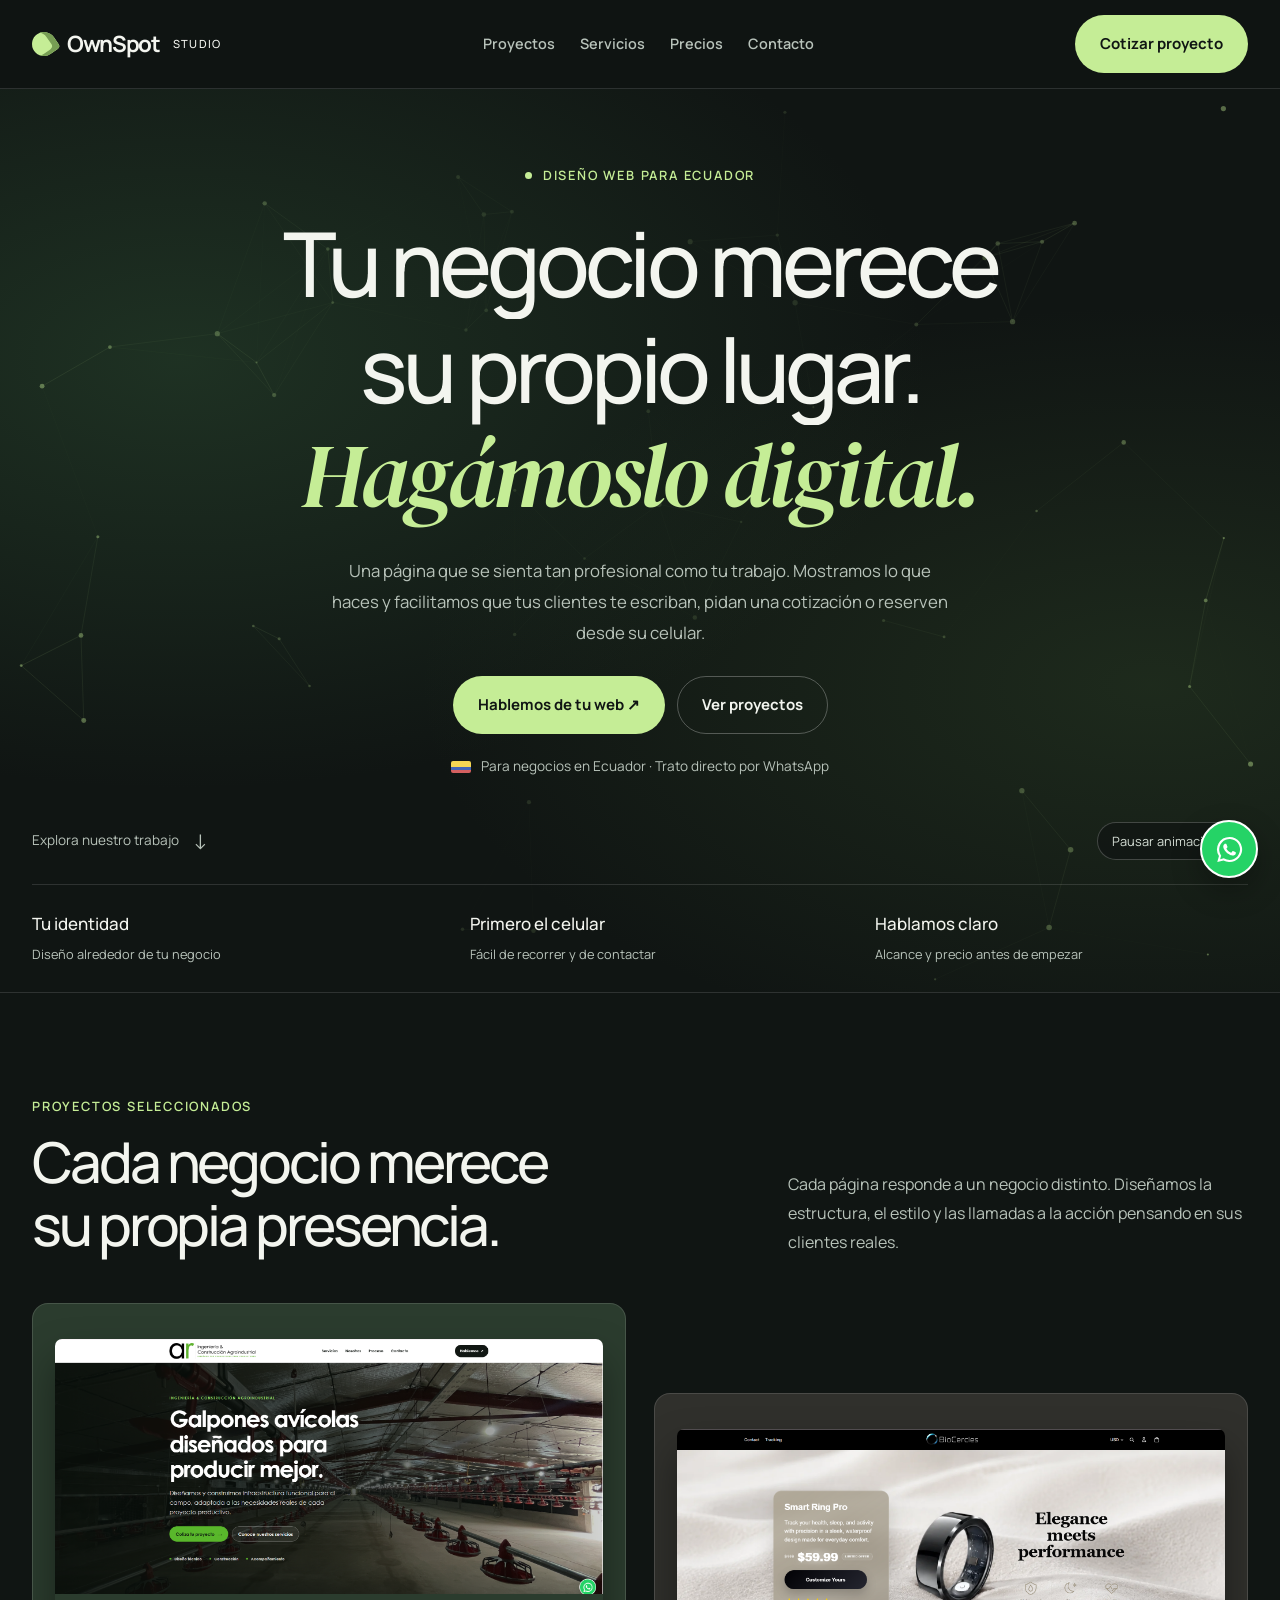
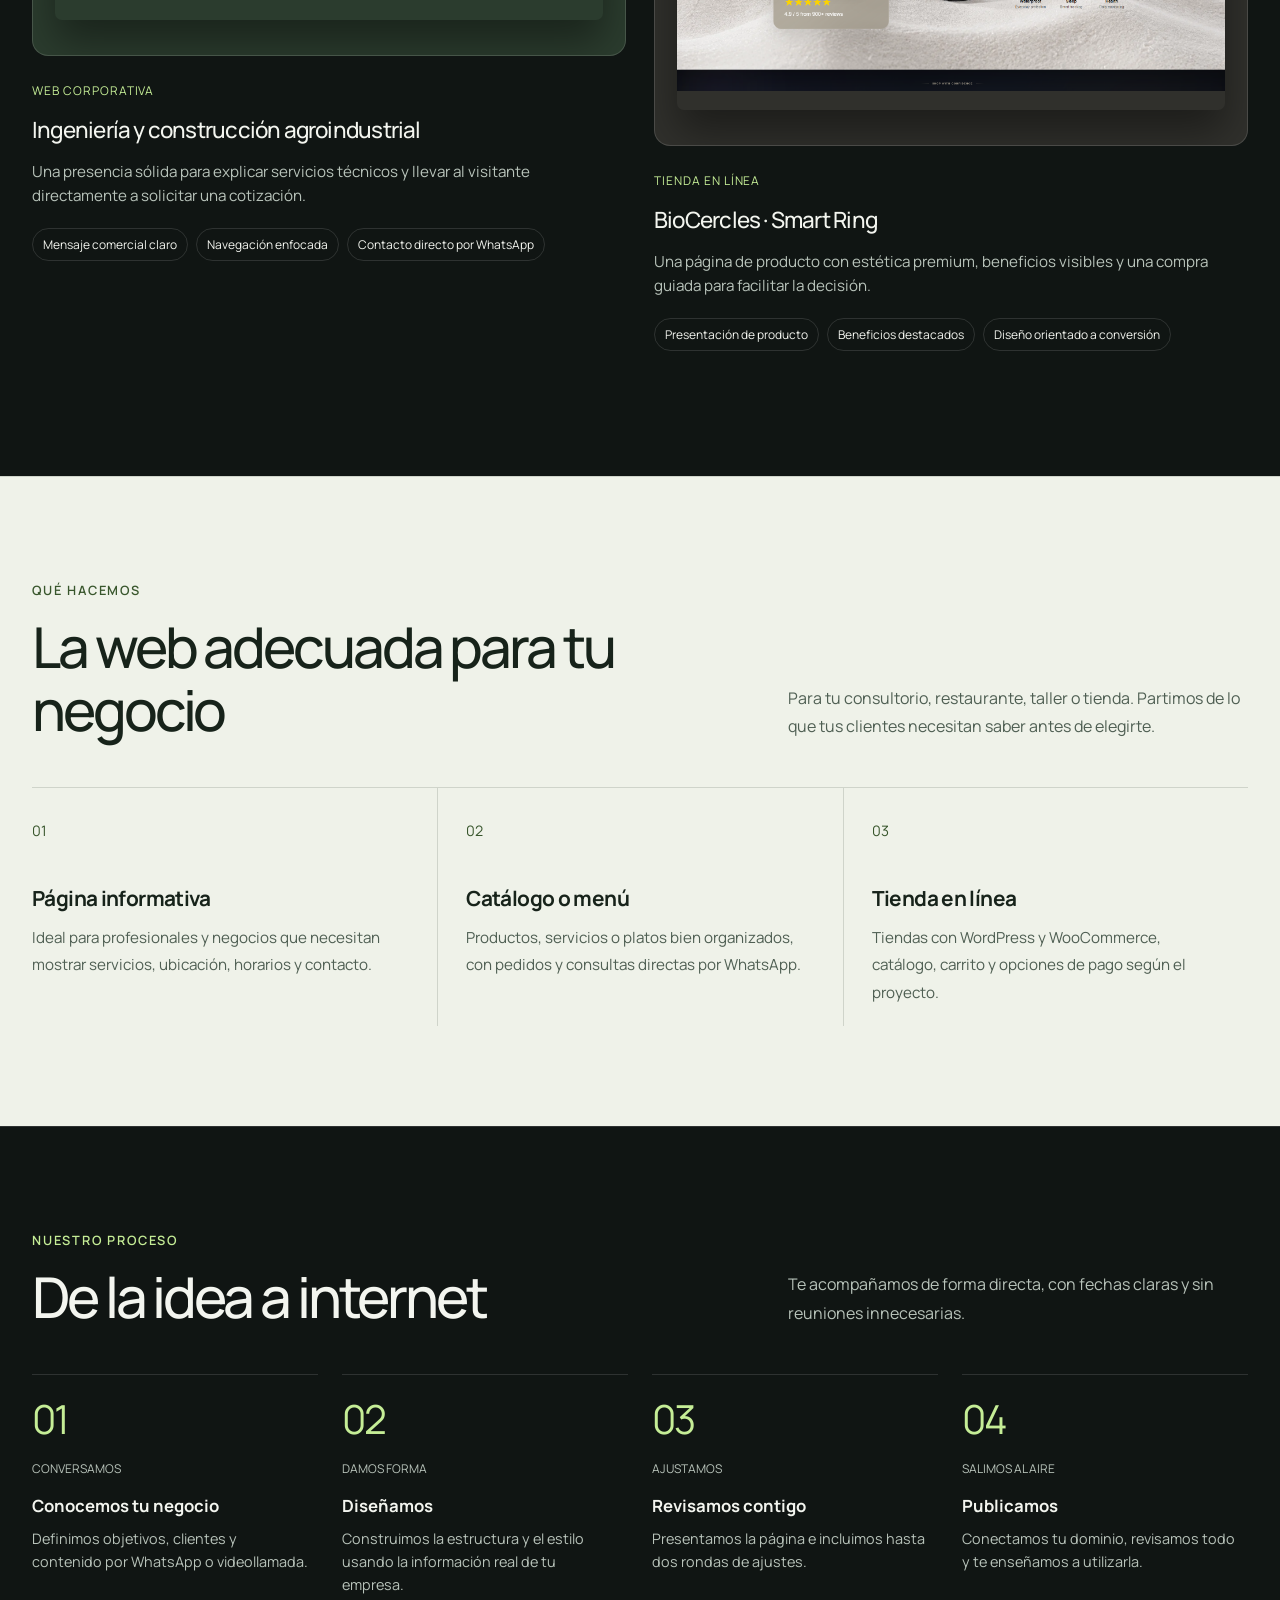
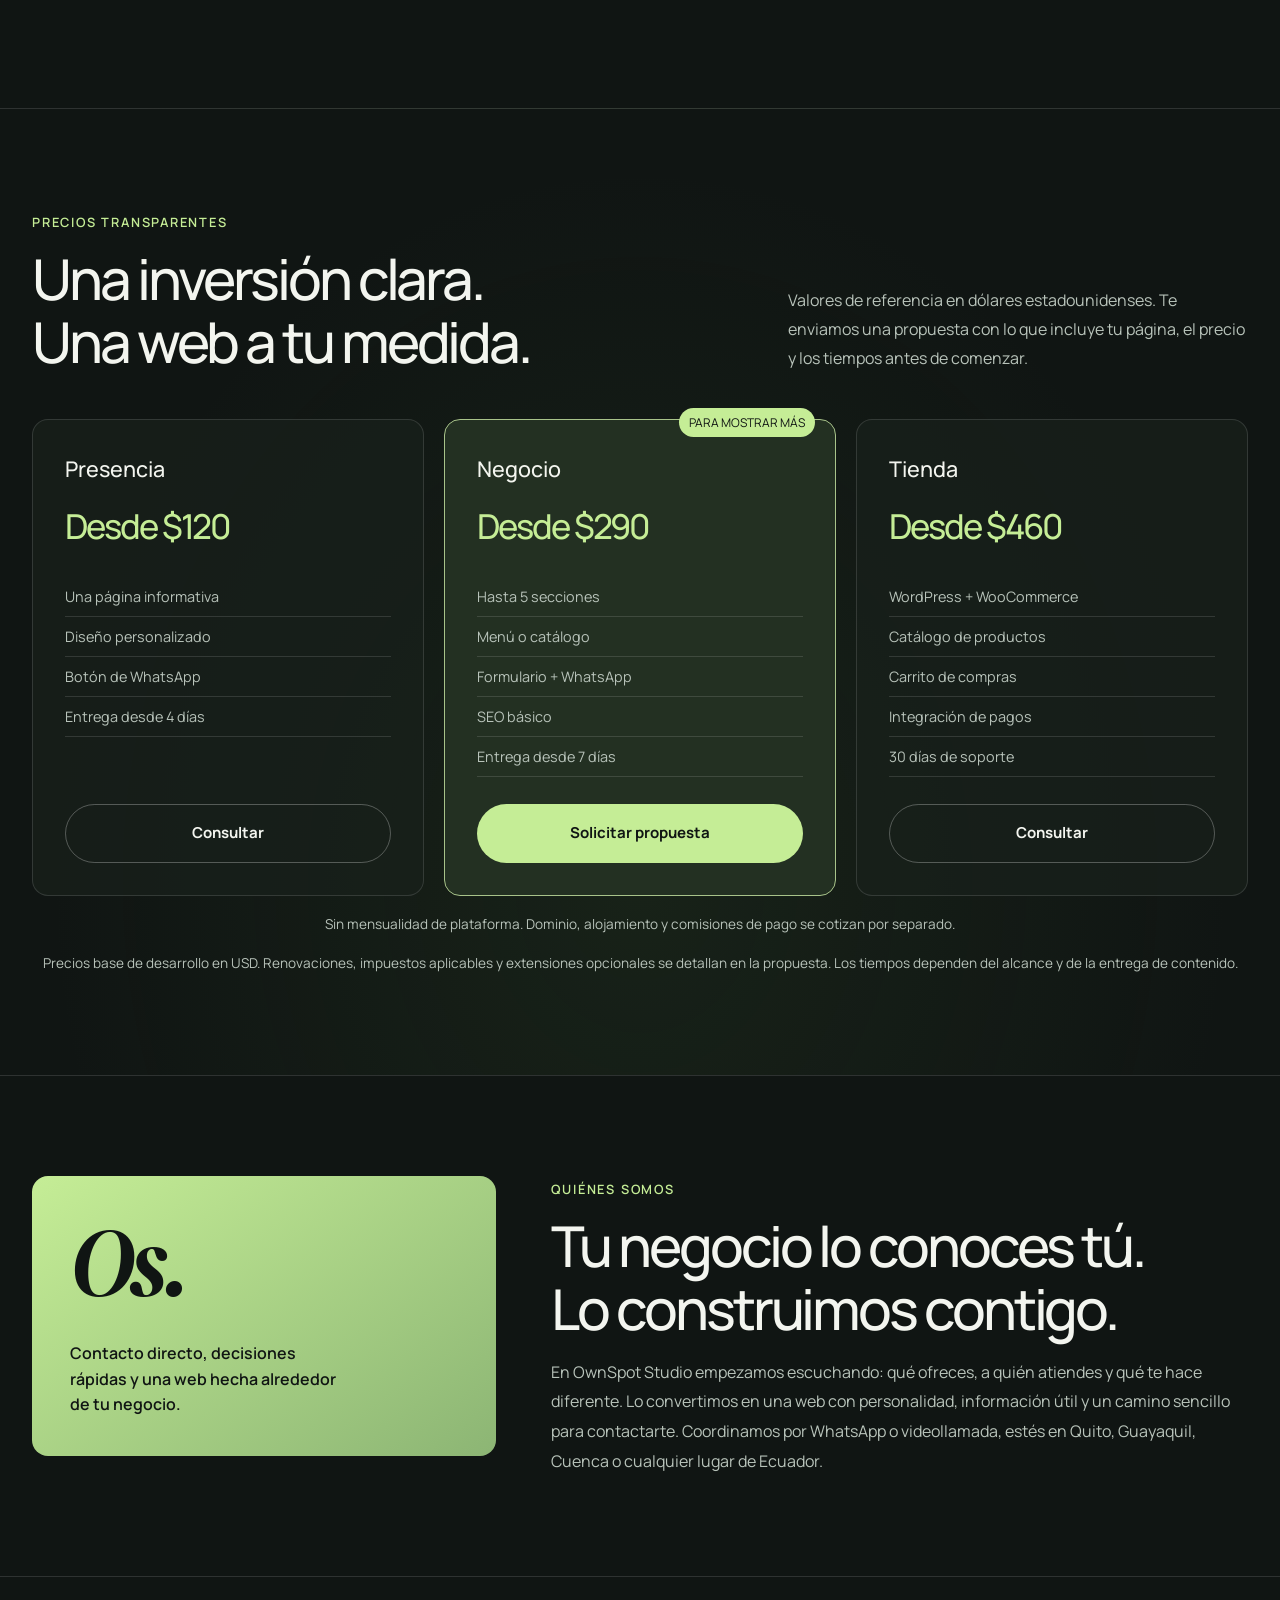
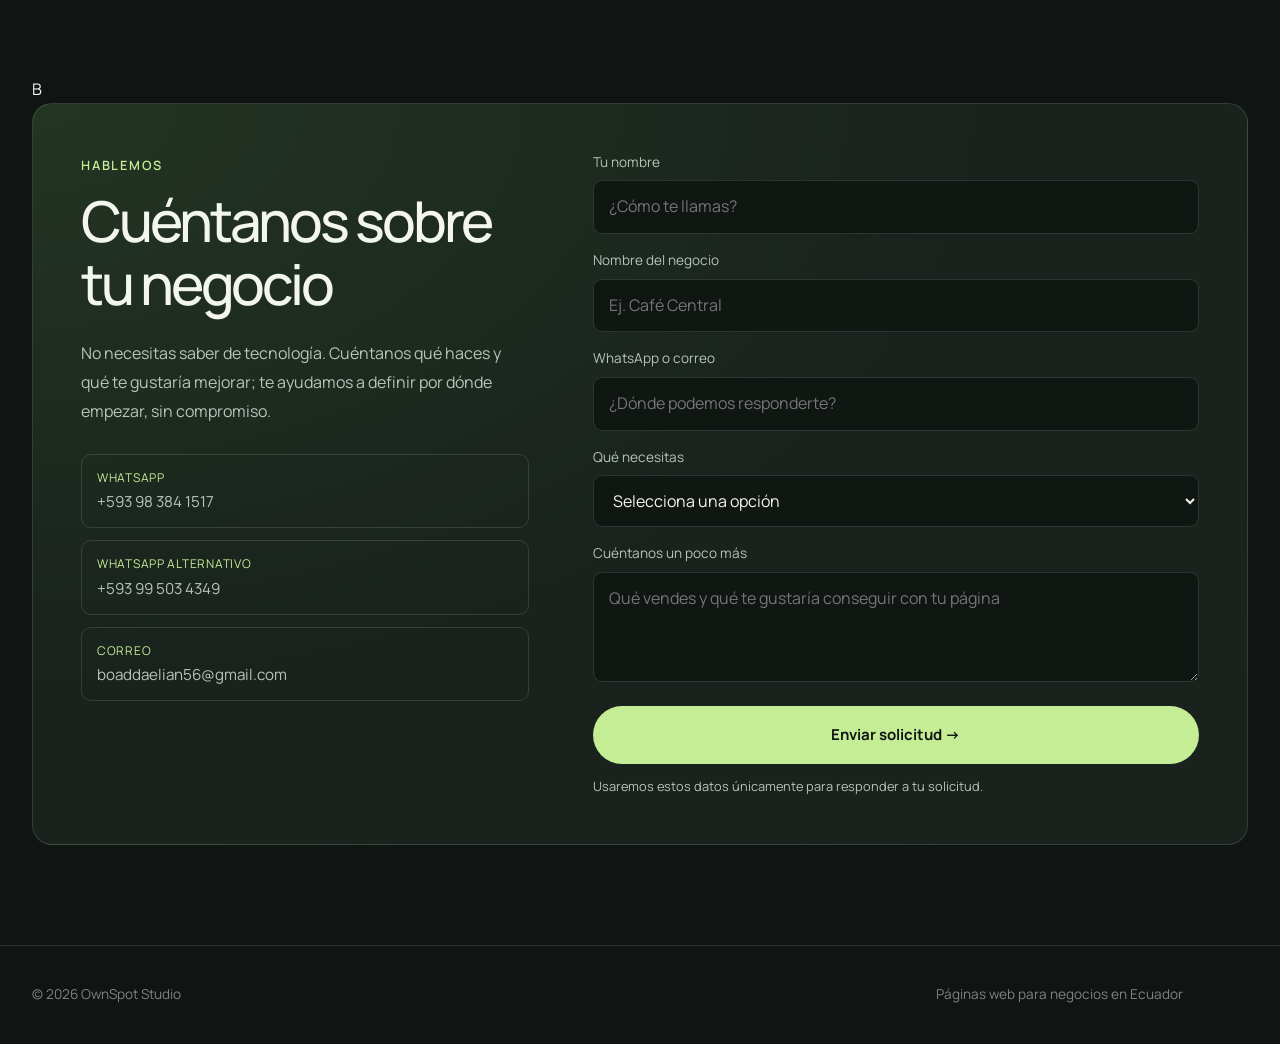
<file: OwnSpot-Studio-web1/index.html>
<!DOCTYPE html>
<html lang="es">
<head>
  <meta charset="UTF-8">
  <meta name="viewport" content="width=device-width, initial-scale=1.0">
  <meta name="description" content="Diseño y desarrollo de páginas web rápidas para restaurantes, tiendas y negocios de servicios en Ecuador. Cotiza tu proyecto con OwnSpot Studio.">
  <meta name="theme-color" content="#101513">
  <title>OwnSpot Studio | Páginas web para negocios</title>
  <link rel="preconnect" href="https://fonts.googleapis.com">
  <link rel="preconnect" href="https://fonts.gstatic.com" crossorigin>
  <link href="https://fonts.googleapis.com/css2?family=DM+Serif+Display:ital@0;1&family=Manrope:wght@400;500;600;700&display=swap" rel="stylesheet">
  <style>
    :root{
      --ink:#101513; --ink-2:#172f3b; --paper:#f3f0e9; --gold:#eba640;
      --coral:#c85b40; --sage:#8db293; --muted:rgba(243,240,233,.7);
      --line:rgba(243,240,233,.14); --display:'Anton',sans-serif;
      --body:'Work Sans',sans-serif; --mono:'IBM Plex Mono',monospace;
    }
    *{box-sizing:border-box;margin:0;padding:0}
    html{scroll-behavior:smooth;scroll-padding-top:82px}
    body{background:var(--ink);color:var(--paper);font-family:var(--body);line-height:1.6;overflow-x:hidden}
    a{color:inherit;text-decoration:none}
    img{display:block;max-width:100%}
    button,input,textarea,select{font:inherit}
    .wrap{width:min(1120px,calc(100% - 48px));margin:auto}
    .skip{position:fixed;left:16px;top:-80px;background:var(--paper);color:var(--ink);padding:10px 14px;z-index:100}
    .skip:focus{top:12px}

    header{position:sticky;top:0;z-index:50;background:rgba(16,32,42,.9);backdrop-filter:blur(12px);border-bottom:1px solid var(--line)}
    .nav{height:76px;display:flex;align-items:center;justify-content:space-between;gap:22px}
    .brand{font-family:var(--display);font-size:1.55rem;letter-spacing:.02em;display:flex;align-items:center;gap:11px}
    .brand-dot{width:11px;height:11px;background:var(--gold);border-radius:2px;transform:rotate(45deg)}
    .nav-links{display:flex;gap:28px;font-size:.94rem;font-weight:600}
    .nav-links a{color:var(--muted)}
    .nav-links a:hover,.nav-links a:focus-visible{color:var(--paper)}
    .button{display:inline-flex;align-items:center;justify-content:center;gap:9px;border:1px solid transparent;border-radius:4px;padding:13px 22px;font-weight:700;cursor:pointer;transition:.2s ease}
    .button:hover{transform:translateY(-2px)}
    .button-primary{background:var(--gold);color:var(--ink)}
    .button-outline{border-color:var(--line);background:transparent;color:var(--paper)}
    .button-outline:hover{border-color:rgba(243,240,233,.42);background:rgba(243,240,233,.05)}

    .hero{padding:105px 0 78px;position:relative}
    .hero::after{content:'';position:absolute;width:520px;height:520px;right:-240px;top:-160px;border:1px solid rgba(235,166,64,.2);border-radius:50%;box-shadow:0 0 0 85px rgba(235,166,64,.025),0 0 0 170px rgba(235,166,64,.02);pointer-events:none}
    .eyebrow,.section-tag{font-family:var(--mono);font-size:.78rem;letter-spacing:.11em;text-transform:uppercase;color:var(--gold)}
    .eyebrow{display:flex;align-items:center;gap:11px;margin-bottom:22px}
    .eyebrow::before{content:'';width:28px;height:1px;background:var(--gold)}
    h1,h2{font-family:var(--display);font-weight:400;line-height:1}
    h1{font-size:clamp(3rem,7vw,5.5rem);max-width:920px;letter-spacing:-.015em}
    h1 .accent{color:var(--gold)}
    .hero-copy{font-size:1.15rem;max-width:640px;color:var(--muted);margin-top:27px}
    .hero-actions{display:flex;flex-wrap:wrap;gap:14px;margin-top:34px}
    .proofbar{display:grid;grid-template-columns:repeat(3,1fr);gap:1px;margin-top:68px;border:1px solid var(--line);background:var(--line)}
    .proof{background:var(--ink);padding:22px 24px}
    .proof strong{display:block;font-family:var(--display);font-size:1.9rem;font-weight:400}
    .proof span{font-family:var(--mono);font-size:.72rem;color:var(--muted);letter-spacing:.04em}

    section{padding:92px 0;border-top:1px solid var(--line)}
    .section-head{display:grid;grid-template-columns:.8fr 1.2fr;gap:48px;align-items:end;margin-bottom:46px}
    h2{font-size:clamp(2.5rem,5vw,4rem);margin-top:12px}
    .section-desc{color:var(--muted);font-size:1.04rem;max-width:550px}

    .portfolio{display:grid;gap:34px}
    .project{display:grid;grid-template-columns:minmax(0,1.45fr) minmax(260px,.55fr);background:var(--ink-2);border:1px solid var(--line);border-radius:12px;overflow:hidden}
    .project:nth-child(even){grid-template-columns:minmax(260px,.55fr) minmax(0,1.45fr)}
    .project:nth-child(even) .project-shot{order:2}
    .project-shot{background:#091217;min-height:350px;overflow:hidden}
    .project-shot img{width:100%;height:100%;object-fit:cover;object-position:top}
    .project-info{padding:38px;display:flex;flex-direction:column;justify-content:center}
    .project-type{font-family:var(--mono);font-size:.72rem;color:var(--gold);text-transform:uppercase;letter-spacing:.08em}
    .project-info h3{font-size:1.5rem;margin:10px 0 13px}
    .project-info p{color:var(--muted);font-size:.94rem}
    .project-list{list-style:none;margin-top:20px;display:grid;gap:8px;font-size:.88rem}
    .project-list li::before{content:'✓';color:var(--gold);margin-right:9px}
    .project-note{font-size:.75rem;color:rgba(243,240,233,.5);margin-top:20px}

    .services{display:grid;grid-template-columns:repeat(3,1fr);gap:20px}
    .service{padding:29px;background:var(--ink-2);border:1px solid var(--line);border-radius:9px}
    .service-num{font-family:var(--mono);font-size:.75rem;color:var(--gold)}
    .service h3{margin:17px 0 9px;font-size:1.1rem}
    .service p{color:var(--muted);font-size:.9rem}

    .process{display:grid;grid-template-columns:repeat(4,1fr);gap:0;border:1px solid var(--line);border-radius:9px;overflow:hidden}
    .step{padding:28px;border-right:1px solid var(--line)}
    .step:last-child{border:0}
    .step strong{font-family:var(--display);font-size:2.2rem;font-weight:400;color:rgba(243,240,233,.2)}
    .step small{display:block;font-family:var(--mono);color:var(--sage);margin:8px 0 15px}
    .step h3{font-size:1rem;margin-bottom:7px}
    .step p{font-size:.86rem;color:var(--muted)}

    .pricing{display:grid;grid-template-columns:repeat(3,1fr);gap:20px}
    .price{padding:31px 27px;background:var(--ink-2);border:1px solid var(--line);border-radius:9px;display:flex;flex-direction:column;position:relative}
    .price.featured{border-color:var(--gold)}
    .badge{position:absolute;right:20px;top:-12px;background:var(--gold);color:var(--ink);font-family:var(--mono);font-size:.68rem;padding:5px 10px;border-radius:3px}
    .price h3{font-family:var(--display);font-size:1.5rem;font-weight:400}
    .amount{font-family:var(--display);font-size:2.6rem;color:var(--gold);margin:12px 0}
    .amount span{font-family:var(--body);font-size:.82rem;color:var(--muted)}
    .price ul{list-style:none;margin:12px 0 27px;flex:1}
    .price li{padding:8px 0;border-bottom:1px solid var(--line);font-size:.88rem;color:var(--muted)}
    .price-note{margin-top:18px;color:var(--muted);font-size:.84rem;text-align:center}

    .about{display:grid;grid-template-columns:.75fr 1.25fr;gap:55px;align-items:start}
    .about-card{background:var(--gold);color:var(--ink);padding:34px;border-radius:9px}
    .about-mark{font-family:var(--display);font-size:4rem;line-height:1}
    .about-card p{margin-top:18px;font-weight:600}
    .about-copy p{color:var(--muted);font-size:1.05rem;margin-top:18px}

    .contact-box{display:grid;grid-template-columns:.85fr 1.15fr;gap:48px;background:var(--ink-2);border:1px solid var(--line);border-radius:12px;padding:46px}
    .contact-list{display:grid;gap:12px;margin-top:28px}
    .contact-link{display:block;padding:13px 15px;border:1px solid var(--line);border-radius:5px;color:var(--muted);font-size:.9rem}
    .contact-link:hover{border-color:var(--gold);color:var(--paper)}
    .contact-link small{display:block;font-family:var(--mono);font-size:.65rem;color:var(--gold);text-transform:uppercase}
    .field{margin-bottom:16px}
    .field label{display:block;font-family:var(--mono);font-size:.72rem;color:var(--muted);margin-bottom:7px;text-transform:uppercase;letter-spacing:.05em}
    .field input,.field textarea,.field select{width:100%;background:rgba(0,0,0,.2);border:1px solid var(--line);border-radius:5px;padding:13px 14px;color:var(--paper)}
    .field select option{color:#111}
    .field textarea{min-height:110px;resize:vertical}
    .field input:focus,.field textarea:focus,.field select:focus{outline:2px solid var(--gold);outline-offset:2px;border-color:transparent}
    .form-note{font-size:.76rem;color:rgba(243,240,233,.52);margin-top:12px}
    footer{padding:38px 0;border-top:1px solid var(--line)}
    .footer-row{display:flex;justify-content:space-between;gap:20px;flex-wrap:wrap;color:rgba(243,240,233,.5);font-size:.85rem}
    .float-wa{position:fixed;right:22px;bottom:22px;z-index:40;background:#25d366;color:#fff;width:58px;height:58px;border:2px solid #fff;border-radius:50%;display:grid;place-items:center;box-shadow:0 12px 30px rgba(0,0,0,.3)}
    .float-wa svg{width:31px;height:31px;fill:currentColor}

    @media(max-width:850px){
      .nav-links{display:none}.section-head,.about,.contact-box{grid-template-columns:1fr}.project,.project:nth-child(even){grid-template-columns:1fr}.project:nth-child(even) .project-shot{order:0}.services,.pricing{grid-template-columns:1fr}.process{grid-template-columns:1fr 1fr}.step:nth-child(2){border-right:0}.step{border-bottom:1px solid var(--line)}
    }
    @media(max-width:560px){
      .wrap{width:min(100% - 32px,1120px)}.nav{height:68px}.brand{font-size:1.25rem}.nav .button{padding:10px 13px;font-size:.78rem}.hero{padding:72px 0 58px}.hero-copy{font-size:1rem}.proofbar{grid-template-columns:1fr}.proof{padding:17px 20px}section{padding:68px 0}.section-head{gap:20px}.project-shot{min-height:200px}.project-info{padding:26px}.process{grid-template-columns:1fr}.step{border-right:0}.contact-box{padding:27px}.float-wa{width:52px;height:52px;right:15px;bottom:15px}
    }
    @media(prefers-reduced-motion:reduce){*{scroll-behavior:auto!important;transition:none!important}}
  </style>
  <link rel="stylesheet" href="estilo.css">
  <script src="interacciones.js" defer></script>
</head>
<body>
  <a href="#contenido" class="skip">Saltar al contenido</a>
  <header>
    <div class="wrap nav">
      <a href="#inicio" class="brand" aria-label="OwnSpot Studio, inicio"><span class="brand-dot" aria-hidden="true"></span>OwnSpot <small>STUDIO</small></a>
      <button class="menu-toggle" type="button" aria-label="Abrir menú" aria-expanded="false" aria-controls="menu-principal">☰</button>
      <nav id="menu-principal" class="nav-links" aria-label="Navegación principal">
        <a href="#proyectos">Proyectos</a><a href="#servicios">Servicios</a><a href="#precios">Precios</a><a href="#contacto">Contacto</a>
      </nav>
      <a href="#contacto" class="button button-primary">Cotizar proyecto</a>
    </div>
  </header>

  <main id="contenido">
    <section class="hero" id="inicio">
      <canvas id="connection-field" aria-hidden="true"></canvas>
      <div class="wrap">
        <div class="hero-grid"><div><span class="eyebrow">Diseño web para Ecuador</span>
        <h1><span class="headline-line"><span>Tu negocio merece</span></span><span class="headline-line"><span>su propio lugar.</span></span><span class="headline-line accent"><span>Hagámoslo digital.</span></span></h1>
        <p class="hero-copy">Una página que se sienta tan profesional como tu trabajo. Mostramos lo que haces y facilitamos que tus clientes te escriban, pidan una cotización o reserven desde su celular.</p>
        <div class="hero-actions">
          <a href="#contacto" class="button button-primary">Hablemos de tu web ↗</a>
          <a href="#proyectos" class="button button-outline">Ver proyectos</a>
        </div>
        <p class="hero-location"><span class="ecuador-dot" aria-hidden="true"></span>Para negocios en Ecuador · Trato directo por WhatsApp</p></div>
</div>
        <div class="hero-bottom"><a class="explore" href="#proyectos">Explora nuestro trabajo <span aria-hidden="true">↓</span></a><button class="motion-toggle" type="button" aria-pressed="false" hidden>Pausar animaciones</button></div>
        <div class="proofbar" aria-label="Ventajas principales">
          <div class="proof"><strong>Tu identidad</strong><span>Diseño alrededor de tu negocio</span></div>
          <div class="proof"><strong>Primero el celular</strong><span>Fácil de recorrer y de contactar</span></div>
          <div class="proof"><strong>Hablamos claro</strong><span>Alcance y precio antes de empezar</span></div>
        </div>
      </div>
    </section>

    <section id="proyectos">
      <div class="wrap">
        <div class="section-head">
          <div><span class="section-tag">Proyectos seleccionados</span><h2>Cada negocio merece<br>su propia presencia.</h2></div>
          <p class="section-desc">Cada página responde a un negocio distinto. Diseñamos la estructura, el estilo y las llamadas a la acción pensando en sus clientes reales.</p>
        </div>
        <div class="portfolio">
          <article class="project">
            <div class="project-shot"><img src="assets/proyecto-agroindustrial.png" alt="Página web creada para una empresa de ingeniería y construcción agroindustrial" loading="lazy" width="1902" height="885"></div>
            <div class="project-info">
              <span class="project-type">Web corporativa</span>
              <h3>Ingeniería y construcción agroindustrial</h3>
              <p>Una presencia sólida para explicar servicios técnicos y llevar al visitante directamente a solicitar una cotización.</p>
              <ul class="project-list"><li>Mensaje comercial claro</li><li>Navegación enfocada</li><li>Contacto directo por WhatsApp</li></ul>
            </div>
          </article>
          <article class="project">
            <div class="project-shot"><img src="assets/proyecto-biocircles.png" alt="Tienda en línea creada para BioCercles y su anillo inteligente" loading="lazy" width="1895" height="906"></div>
            <div class="project-info">
              <span class="project-type">Tienda en línea</span>
              <h3>BioCercles · Smart Ring</h3>
              <p>Una página de producto con estética premium, beneficios visibles y una compra guiada para facilitar la decisión.</p>
              <ul class="project-list"><li>Presentación de producto</li><li>Beneficios destacados</li><li>Diseño orientado a conversión</li></ul>
            </div>
          </article>
        </div>
      </div>
    </section>

    <section id="servicios">
      <div class="wrap">
        <div class="section-head">
          <div><span class="section-tag">Qué hacemos</span><h2>La web adecuada para tu negocio</h2></div>
          <p class="section-desc">Para tu consultorio, restaurante, taller o tienda. Partimos de lo que tus clientes necesitan saber antes de elegirte.</p>
        </div>
        <div class="services">
          <article class="service"><span class="service-num">01</span><h3>Página informativa</h3><p>Ideal para profesionales y negocios que necesitan mostrar servicios, ubicación, horarios y contacto.</p></article>
          <article class="service"><span class="service-num">02</span><h3>Catálogo o menú</h3><p>Productos, servicios o platos bien organizados, con pedidos y consultas directas por WhatsApp.</p></article>
          <article class="service"><span class="service-num">03</span><h3>Tienda en línea</h3><p>Tiendas con WordPress y WooCommerce, catálogo, carrito y opciones de pago según el proyecto.</p></article>
        </div>
      </div>
    </section>

    <section id="proceso">
      <div class="wrap">
        <div class="section-head"><div><span class="section-tag">Nuestro proceso</span><h2>De la idea a internet</h2></div><p class="section-desc">Te acompañamos de forma directa, con fechas claras y sin reuniones innecesarias.</p></div>
        <div class="process">
          <article class="step"><strong>01</strong><small>CONVERSAMOS</small><h3>Conocemos tu negocio</h3><p>Definimos objetivos, clientes y contenido por WhatsApp o videollamada.</p></article>
          <article class="step"><strong>02</strong><small>DAMOS FORMA</small><h3>Diseñamos</h3><p>Construimos la estructura y el estilo usando la información real de tu empresa.</p></article>
          <article class="step"><strong>03</strong><small>AJUSTAMOS</small><h3>Revisamos contigo</h3><p>Presentamos la página e incluimos hasta dos rondas de ajustes.</p></article>
          <article class="step"><strong>04</strong><small>SALIMOS AL AIRE</small><h3>Publicamos</h3><p>Conectamos tu dominio, revisamos todo y te enseñamos a utilizarla.</p></article>
        </div>
      </div>
    </section>

    <section id="precios">
      <div class="wrap">
        <div class="section-head"><div><span class="section-tag">Precios transparentes</span><h2>Una inversión clara.<br>Una web a tu medida.</h2></div><p class="section-desc">Valores de referencia en dólares estadounidenses. Te enviamos una propuesta con lo que incluye tu página, el precio y los tiempos antes de comenzar.</p></div>
        <div class="pricing">
          <article class="price"><h3>Presencia</h3><div class="amount">Desde $120</div><ul><li>Una página informativa</li><li>Diseño personalizado</li><li>Botón de WhatsApp</li><li>Entrega desde 4 días</li></ul><a href="#contacto" class="button button-outline">Consultar</a></article>
          <article class="price featured"><span class="badge">PARA MOSTRAR MÁS</span><h3>Negocio</h3><div class="amount">Desde $290</div><ul><li>Hasta 5 secciones</li><li>Menú o catálogo</li><li>Formulario + WhatsApp</li><li>SEO básico</li><li>Entrega desde 7 días</li></ul><a href="#contacto" class="button button-primary">Solicitar propuesta</a></article>
          <article class="price"><h3>Tienda</h3><div class="amount">Desde $460</div><ul><li>WordPress + WooCommerce</li><li>Catálogo de productos</li><li>Carrito de compras</li><li>Integración de pagos</li><li>30 días de soporte</li></ul><a href="#contacto" class="button button-outline">Consultar</a></article>
        </div>
        <p class="price-note">Sin mensualidad de plataforma. Dominio, alojamiento y comisiones de pago se cotizan por separado.</p>
        <p class="price-note">Precios base de desarrollo en USD. Renovaciones, impuestos aplicables y extensiones opcionales se detallan en la propuesta. Los tiempos dependen del alcance y de la entrega de contenido.</p>
      </div>
    </section>

    <section id="nosotros">
      <div class="wrap about">
        <div class="about-card"><div class="about-mark">Os.</div><p>Contacto directo, decisiones rápidas y una web hecha alrededor de tu negocio.</p></div>
        <div class="about-copy"><span class="section-tag">Quiénes somos</span><h2>Tu negocio lo conoces tú.<br>Lo construimos contigo.</h2><p>En OwnSpot Studio empezamos escuchando: qué ofreces, a quién atiendes y qué te hace diferente. Lo convertimos en una web con personalidad, información útil y un camino sencillo para contactarte. Coordinamos por WhatsApp o videollamada, estés en Quito, Guayaquil, Cuenca o cualquier lugar de Ecuador.</p></div>
      </div>
    </section>

    <section id="contacto">
      <div class="wrap">B
        <div class="contact-box">
          <div>
            <span class="section-tag">Hablemos</span><h2>Cuéntanos sobre tu negocio</h2>
            <p class="section-desc">No necesitas saber de tecnología. Cuéntanos qué haces y qué te gustaría mejorar; te ayudamos a definir por dónde empezar, sin compromiso.</p>
            <div class="contact-list">
              <a class="contact-link" href="https://wa.me/593983841517?text=Hola%20OwnSpot%20Studio%2C%20quiero%20informaci%C3%B3n%20sobre%20una%20p%C3%A1gina%20web" target="_blank" rel="noopener"><small>WhatsApp</small>+593 98 384 1517</a>
              <a class="contact-link" href="https://wa.me/593995034349?text=Hola%20OwnSpot%20Studio%2C%20quiero%20informaci%C3%B3n%20sobre%20una%20p%C3%A1gina%20web" target="_blank" rel="noopener"><small>WhatsApp alternativo</small>+593 99 503 4349</a>
              <a class="contact-link" href="mailto:boaddaelian56@gmail.com"><small>Correo</small>boaddaelian56@gmail.com</a>
            </div>
          </div>
          <form name="solicitud-proyecto" method="POST" action="./gracias.html" data-netlify="true" netlify-honeypot="bot-field">
            <input type="hidden" name="form-name" value="solicitud-proyecto">
            <p hidden><label>No completar: <input name="bot-field"></label></p>
            <div class="field"><label for="nombre">Tu nombre</label><input id="nombre" name="nombre" type="text" autocomplete="name" placeholder="¿Cómo te llamas?" required></div>
            <div class="field"><label for="negocio">Nombre del negocio</label><input id="negocio" name="negocio" type="text" placeholder="Ej. Café Central" required></div>
            <div class="field"><label for="contacto-cliente">WhatsApp o correo</label><input id="contacto-cliente" name="contacto" type="text" placeholder="¿Dónde podemos responderte?" required></div>
            <div class="field"><label for="tipo">Qué necesitas</label><select id="tipo" name="tipo-de-proyecto" required><option value="">Selecciona una opción</option><option>Página informativa</option><option>Catálogo o menú</option><option>Tienda en línea</option><option>No estoy seguro todavía</option></select></div>
            <div class="field"><label for="mensaje">Cuéntanos un poco más</label><textarea id="mensaje" name="mensaje" placeholder="Qué vendes y qué te gustaría conseguir con tu página"></textarea></div>
            <button class="button button-primary" type="submit" style="width:100%">Enviar solicitud →</button>
            <p id="form-status" role="status" class="form-note"></p><p class="form-note">Usaremos estos datos únicamente para responder a tu solicitud.</p>
          </form>
        </div>
      </div>
    </section>
  </main>

  <footer><div class="wrap footer-row"><span>© 2026 OwnSpot Studio</span><span>Páginas web para negocios en Ecuador</span></div></footer>
  <a class="float-wa" href="https://wa.me/593983841517?text=Hola%20OwnSpot%20Studio%2C%20quiero%20cotizar%20una%20p%C3%A1gina%20web" target="_blank" rel="noopener" aria-label="Escribir a OwnSpot Studio por WhatsApp">
    <svg viewBox="0 0 32 32" role="img" aria-hidden="true">
      <path d="M16.04 3A12.88 12.88 0 0 0 5.12 22.72L3.4 29l6.43-1.69A12.96 12.96 0 1 0 16.04 3Zm0 23.72a10.72 10.72 0 0 1-5.47-1.5l-.39-.23-3.82 1 1.02-3.72-.25-.38a10.73 10.73 0 1 1 8.91 4.83Zm5.88-8.03c-.32-.16-1.9-.94-2.2-1.05-.29-.11-.5-.16-.71.16-.22.32-.83 1.05-1.02 1.27-.19.21-.38.24-.7.08-.32-.16-1.36-.5-2.59-1.6a9.7 9.7 0 0 1-1.79-2.23c-.19-.32-.02-.5.14-.66.15-.14.32-.37.49-.56.16-.19.21-.32.32-.54.1-.21.05-.4-.03-.56-.08-.16-.72-1.73-.98-2.37-.26-.62-.52-.54-.71-.55h-.61c-.21 0-.56.08-.85.4-.3.32-1.12 1.1-1.12 2.67s1.15 3.1 1.31 3.31c.16.22 2.26 3.45 5.47 4.84.76.33 1.36.53 1.83.67.77.24 1.46.21 2.01.13.62-.09 1.9-.78 2.17-1.53.27-.75.27-1.4.19-1.53-.08-.14-.3-.22-.62-.38Z"/>
    </svg>
  </a>
</body>
</html>
</file>
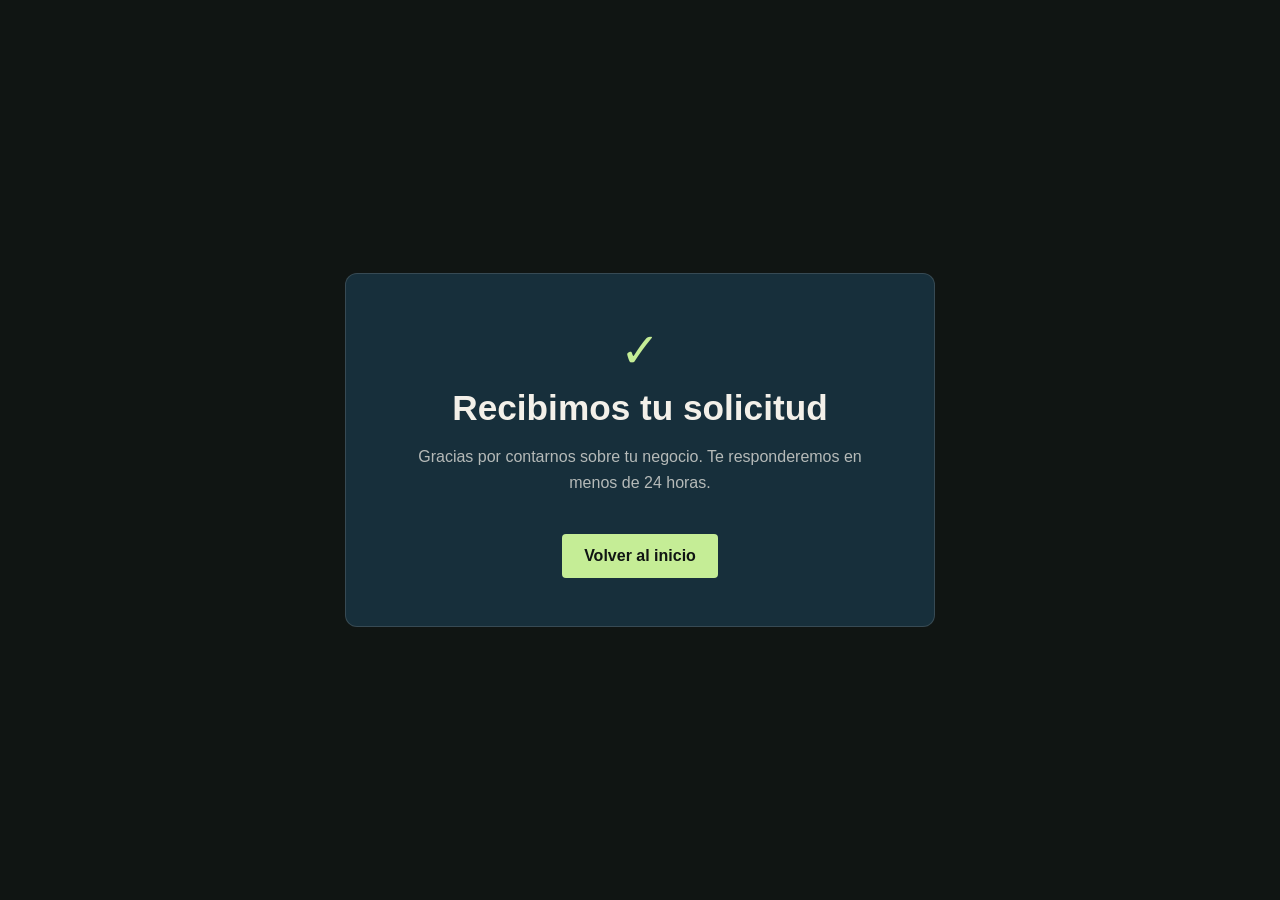
<file: OwnSpot-Studio-web1/gracias.html>
<!DOCTYPE html>
<html lang="es">
<head>
  <meta charset="UTF-8">
  <meta name="viewport" content="width=device-width, initial-scale=1.0">
  <meta name="robots" content="noindex">
  <title>Solicitud recibida | OwnSpot Studio</title>
  <style>
    *{box-sizing:border-box}body{margin:0;min-height:100vh;display:grid;place-items:center;padding:24px;background:#101513;color:#f3f0e9;font-family:Arial,sans-serif}.card{width:min(590px,100%);padding:48px;background:#172f3b;border:1px solid rgba(243,240,233,.14);border-radius:12px;text-align:center}.mark{color:#c5ed96;font-size:3rem}h1{margin:10px 0 14px;font-size:2.2rem}p{color:rgba(243,240,233,.72);line-height:1.6}.button{display:inline-block;margin-top:22px;padding:13px 22px;background:#c5ed96;color:#101513;text-decoration:none;border-radius:4px;font-weight:700}
  </style>
</head>
<body><main class="card"><div class="mark">✓</div><h1>Recibimos tu solicitud</h1><p>Gracias por contarnos sobre tu negocio. Te responderemos en menos de 24 horas.</p><a class="button" href="/">Volver al inicio</a></main></body>
</html>
</file>
<file: OwnSpot-Studio-web1/estilo.css>
:root{--ink:#101513;--ink-2:#19221d;--paper:#f3f5ef;--gold:#c5ed96;--muted:#b8c3ba;--line:#ffffff20;--body:'Manrope',sans-serif;--display:'Manrope',sans-serif;--mono:'Manrope',sans-serif}
body{background:var(--ink);font-size:16px}::selection{background:var(--gold);color:var(--ink)}
.wrap{width:min(1240px,calc(100% - 64px))}header{background:#101513d9;border-bottom:1px solid var(--line);backdrop-filter:blur(22px)}.nav{height:88px}.brand{font-size:1.4rem;font-weight:700;letter-spacing:-.06em}.brand-dot{width:24px;height:24px;border-radius:50% 50% 4px 50%;transform:rotate(-35deg);box-shadow:inset -6px -4px 0 #779e54}.brand small{font-size:.7rem;letter-spacing:.12em;font-weight:500;margin-left:2px}.nav-links{font-size:.9rem;gap:25px}.button{border-radius:100px;padding:16px 24px;font-size:.94rem;transition:transform .25s,background .25s,box-shadow .25s}.button-primary:hover{background:#d9ffb0;box-shadow:0 6px 32px #c5ed961c}.button-outline{border-color:#ffffff45}.button:focus-visible,a:focus-visible,summary:focus-visible{outline:3px solid var(--gold);outline-offset:5px}
.hero{isolation:isolate;padding:84px 0 36px;overflow:hidden;border:0;background:radial-gradient(ellipse at 90% 20%,#42664747,transparent 52%),linear-gradient(135deg,#101513,#17241c 70%,#101513)}.hero::after{width:660px;height:660px;top:-240px;right:-180px;border-color:#c5ed9621;box-shadow:0 0 0 75px #c5ed9605,0 0 0 150px #c5ed9604;z-index:-1}.hero-grid{display:grid;grid-template-columns:1.1fr .9fr;gap:40px;align-items:center}.eyebrow,.section-tag{font-size:.8rem;letter-spacing:.14em;font-weight:600}.eyebrow{margin-bottom:28px}.eyebrow::before{height:7px;width:7px;border-radius:50%}.hero h1{font-weight:500;font-size:clamp(3rem,5.7vw,5.4rem);letter-spacing:-.07em;line-height:1.06;max-width:760px}.hero h1 .accent{font-family:'DM Serif Display',Georgia,serif;font-weight:400;font-style:italic;letter-spacing:-.04em}.hero-copy{font-size:1.05rem;line-height:1.85;max-width:530px}.hero-actions{gap:12px;margin-top:30px}.hero-location{font-size:.85rem;color:var(--muted);margin-top:24px;display:flex;align-items:center;gap:10px}.ecuador-dot{width:20px;height:12px;background:linear-gradient(#f5d653 50%,#4365b7 50% 75%,#d46060 75%);border-radius:2px}
.hero-visual{position:relative;padding:55px 0 60px 8px;min-width:0}.visual-label{font-size:.75rem;letter-spacing:.17em;color:var(--muted);margin-bottom:20px}.browser-card{border:1px solid #ffffff30;border-radius:12px;overflow:hidden;background:#212a24;box-shadow:0 30px 80px #0006;transform:rotate(-5deg);animation:float 8s ease-in-out infinite}.browser-top{padding:10px 14px;display:flex;gap:5px;align-items:center}.browser-top i{width:6px;height:6px;border-radius:50%;background:#c5ed9650}.browser-top span{font-size:.7rem;color:#b8c3ba;margin-left:auto}.browser-card img{width:100%;height:auto;aspect-ratio:1902/885;object-fit:contain}.browser-card.second{width:83%;margin-top:-16px;margin-left:auto;transform:rotate(6deg);animation-name:float-second}.visual-caption{margin:30px 0 0 22px;font-size:.8rem;color:var(--muted)}@keyframes float{50%{transform:translateY(-10px) rotate(-3deg)}}@keyframes float-second{50%{transform:translateY(8px) rotate(4deg)}}
.proofbar{margin-top:46px;background:none;border:0;border-top:1px solid var(--line);grid-template-columns:repeat(3,1fr)}.proof{background:transparent;padding:25px 0}.proof:not(:first-child){padding-left:32px}.proof strong{font-family:var(--body);font-weight:500;font-size:1.06rem;margin-bottom:4px}.proof span{font-size:.8rem;letter-spacing:0;text-transform:none;color:var(--muted)}
section{padding:100px 0}.section-head{grid-template-columns:1.2fr .8fr;gap:65px;margin-bottom:46px}h2{font-weight:500;font-size:clamp(2.3rem,4.4vw,3.8rem);line-height:1.12;letter-spacing:-.055em}.section-desc{font-size:1rem;line-height:1.8}.portfolio{grid-template-columns:1fr 1fr;gap:28px}.project,.project:nth-child(even){display:flex;flex-direction:column;border:0;border-radius:0;background:none;overflow:visible}.project:nth-child(even){margin-top:90px}.project:nth-child(even) .project-shot{order:0}.project-shot{min-height:0;border-radius:16px;background:#2b3c2e;padding:35px 22px;overflow:hidden;border:1px solid var(--line);transition:background .4s}.project:nth-child(even) .project-shot{background:#30302c}.project-shot img{height:auto;object-fit:contain;border-radius:7px;aspect-ratio:1.95;box-shadow:0 22px 40px #0006;transition:transform .6s}.project:hover .project-shot img{transform:translateY(-7px) rotate(-1deg)}.project-info{padding:25px 0}.project-info h3{font-size:1.4rem;letter-spacing:-.035em;font-weight:500;margin:12px 0}.project-info p{font-size:.95rem}.project-type{font-size:.75rem}.project-list{display:flex;flex-wrap:wrap;gap:8px;font-size:.75rem}.project-list li{padding:6px 10px;border:1px solid var(--line);border-radius:100px}.project-list li::before{content:none}
#servicios{background:#eff2e9;color:#17231a;--muted:#4f5f53;--line:#17231a25;--gold:#38562c}.services{gap:0}.service{background:transparent;border:0;border-top:1px solid var(--line);border-radius:0;padding:30px 28px 20px 0}.service+.service{padding-left:28px;border-left:1px solid var(--line)}.service-num{font-size:.9rem}.service h3{font-size:1.3rem;letter-spacing:-.03em;margin-top:38px}.service p{font-size:.95rem;line-height:1.8}.process{border:0;border-radius:0;gap:24px}.step{padding:12px 10px 12px 0;border:0;border-top:1px solid var(--line)}.step:last-child{border-top:1px solid var(--line)}.step strong{font-family:var(--body);font-size:2.5rem;color:var(--gold);letter-spacing:-.06em}.step small{font-size:.75rem;color:var(--muted)}.step p{font-size:.9rem}.step h3{font-size:1.05rem}
#precios{background:radial-gradient(ellipse at 50% 80%,#34522c36,transparent 65%)}.price{padding:32px;border-radius:16px;background:#18201bc0}.price.featured{background:#233022;border-color:#a8c38a}.price h3{font-family:var(--body);font-weight:500;font-size:1.35rem}.amount{font-family:var(--body);font-size:2.15rem;font-weight:500;letter-spacing:-.06em}.price li{font-size:.9rem}.badge{font-family:var(--body);font-size:.75rem;border-radius:100px;letter-spacing:0}.price-note{font-size:.85rem}.about{grid-template-columns:.8fr 1.2fr}.about-card{background:linear-gradient(145deg,#c5ed96,#8cb574);border-radius:16px;padding:38px;min-height:280px;display:flex;flex-direction:column;justify-content:space-between}.about-mark{font-family:'DM Serif Display',Georgia,serif;font-style:italic;font-size:6rem;letter-spacing:-.07em}.about-card p{max-width:280px;font-size:1rem}.about-copy p{font-size:1rem;line-height:1.85}
.contact-box{border-radius:20px;padding:48px;gap:64px;background:radial-gradient(ellipse at 0 0,#426d3540,transparent 55%),#19221d}.contact-box h2{margin-bottom:24px}.contact-link{border-radius:10px;font-size:.95rem}.contact-link small{font-size:.75rem;letter-spacing:.06em;margin-bottom:3px}.field label{font-size:.85rem;text-transform:none;letter-spacing:0}.field input,.field textarea,.field select{border-radius:9px;background:#101713;padding:13px 15px}.field select option{color:var(--paper);background:#101713}.form-note{font-size:.8rem;color:var(--muted)}.footer-row{font-size:.85rem;padding-right:65px}.float-wa{transition:transform .2s}.float-wa:hover{transform:translateY(-4px)}.menu-toggle{display:none;background:none;color:var(--paper);border:1px solid var(--line);border-radius:50%;width:44px;height:44px;font-size:1.3rem;cursor:pointer}
.reveal{transition:opacity .7s,transform .7s}.motion-ready .reveal.pending{opacity:0;transform:translateY(25px)}
@media(min-width:851px){.nav-links{display:flex!important}}
@media(max-width:1050px){.hero-grid{grid-template-columns:1.2fr .8fr;gap:22px}.hero h1{font-size:4rem}.nav-links{gap:16px}.nav>.button{display:none}.section-head{gap:30px}.price{padding:26px}}
@media(max-width:850px){.wrap{width:calc(100% - 40px)}.hero-grid{grid-template-columns:1fr}.hero{padding-top:60px}.hero h1{font-size:clamp(3.2rem,8vw,4.8rem)}.hero-copy{max-width:620px}.hero-visual{max-width:530px;width:100%;margin:auto;padding:35px 15px 10px}.hero-visual .visual-label{margin-left:0}.proofbar{margin-top:30px}.section-head,.about,.contact-box{grid-template-columns:1fr}.portfolio{grid-template-columns:1fr 1fr;gap:20px}.project-shot{padding:20px 12px}.project:nth-child(even){margin-top:60px}.services{grid-template-columns:1fr}.service+.service{padding-left:0;border-left:0}.service h3{margin-top:16px}.pricing{grid-template-columns:1fr}.contact-box{gap:35px}.menu-toggle{display:block}.nav{height:76px;position:relative}.nav-links{display:none;position:absolute;top:76px;left:-20px;right:-20px;padding:22px;background:#142018;flex-direction:column;border-bottom:1px solid var(--line)}.nav-links.is-open{display:flex}.about-card{min-height:230px}.process{grid-template-columns:1fr 1fr}}
@media(max-width:560px){.hero h1{font-size:3.35rem}.brand{font-size:1.35rem}.brand small{font-size:.65rem}.hero-actions .button{padding:14px 18px;font-size:.88rem}.hero-visual{padding-left:8px;padding-right:12px}.visual-label{margin-top:12px}.proofbar{grid-template-columns:1fr}.proof,.proof:not(:first-child){padding:14px 0;border-bottom:1px solid var(--line)}.portfolio{grid-template-columns:1fr}.project:nth-child(even){margin-top:10px}.project-shot{padding:25px 16px}.project-info{padding:20px 0}.project-list{font-size:.78rem}.section-head{gap:20px}section{padding:70px 0}.contact-box{padding:25px}.process{gap:20px}.step{padding-right:0}.step p{font-size:.9rem}.about-card{padding:28px}.footer-row{padding-right:45px}.hero-location{font-size:.8rem}}
@media(prefers-reduced-motion:reduce){*,*::before,*::after{animation:none!important;transition:none!important;scroll-behavior:auto!important}.motion-ready .reveal.pending{opacity:1;transform:none}}

/* Motion edition: a single portfolio and an independent brand-led opening. */
.hero{padding:76px 0 0;background:radial-gradient(ellipse at 14% 30%,#345c3b66,transparent 48%),radial-gradient(ellipse at 90% 66%,#46693840,transparent 45%),#101513;min-height:calc(100svh - 88px)}
.hero::after{display:none}.hero>.wrap{position:relative;z-index:1}.hero-grid{display:block;text-align:center;max-width:1050px;margin:0 auto}.hero .eyebrow{justify-content:center;margin-bottom:28px}.hero h1{max-width:none;font-size:clamp(3.25rem,7vw,6.6rem);line-height:1.12;letter-spacing:-.055em}.headline-line{display:block;overflow:hidden;padding:0 .05em .06em}.headline-line>span{display:block}.hero h1 .accent{color:#c5ed96;letter-spacing:-.035em}.hero-copy{max-width:620px;margin:24px auto 0;font-size:1.05rem;line-height:1.85}.hero-actions{justify-content:center;margin-top:28px}.hero-location{justify-content:center;margin-top:22px}.hero-bottom{display:flex;align-items:center;justify-content:space-between;gap:20px;margin-top:44px;color:var(--muted);font-size:.85rem}.explore{display:inline-flex;align-items:center;gap:14px}.explore span{font-size:1.3rem;transition:transform .3s}.explore:hover span{transform:translateY(5px)}.motion-toggle{border:1px solid #ffffff35;border-radius:100px;padding:8px 14px;background:#101513b3;color:#d5ded5;font-size:.8rem;cursor:pointer}.motion-toggle:focus-visible{outline:2px solid var(--gold);outline-offset:4px}.proofbar{margin-top:24px}.proof{text-align:left}.hero canvas{position:absolute;inset:0;width:100%;height:100%;pointer-events:none;opacity:.8;mask-image:linear-gradient(to right,#000, #0004 35% 65%,#000)}
.entry-ready .headline-line>span{animation:headline-rise 1s cubic-bezier(.16,1,.3,1) both}.entry-ready .headline-line:nth-child(2)>span{animation-delay:.12s}.entry-ready .headline-line:nth-child(3)>span{animation-delay:.24s}.entry-ready .hero-copy,.entry-ready .hero-actions,.entry-ready .hero-location{animation:soft-rise .85s .45s both}.entry-ready .hero-actions{animation-delay:.58s}.entry-ready .hero-location{animation-delay:.7s}@keyframes headline-rise{from{transform:translateY(115%);opacity:0}to{transform:translateY(0);opacity:1}}@keyframes soft-rise{from{transform:translateY(16px);opacity:0}to{transform:translateY(0);opacity:1}}
.nav{transition:height .3s}.scrolled .nav{height:70px}.nav-links a{position:relative;padding:5px 0}.nav-links a::after{content:'';position:absolute;left:0;right:0;bottom:0;height:1px;background:var(--gold);transform:scaleX(0);transform-origin:left;transition:transform .3s}.nav-links a:hover::after,.nav-links a:focus-visible::after{transform:scaleX(1)}
.reveal{transition:opacity .8s cubic-bezier(.2,.7,.3,1),transform .8s cubic-bezier(.2,.7,.3,1);transition-delay:var(--reveal-delay,0ms)}.motion-ready .reveal.pending{transform:translateY(36px)}.project-shot{transition:background .4s,border-color .4s}.project:hover .project-shot{border-color:#c5ed9670}.project-shot img{transition:transform .8s cubic-bezier(.2,.7,.3,1)}.project:hover .project-shot img{transform:scale(1.025)}.service{transition:background .35s}.service:hover{background:#17231a06}.service-num{display:inline-block;transition:transform .35s}.service:hover .service-num{transform:translateX(8px)}.price{transition:transform .35s,border-color .35s,box-shadow .35s}.price:hover{transform:translateY(-7px);border-color:#c5ed9670;box-shadow:0 22px 50px #0003}
.motion-paused *, .motion-paused *::before,.motion-paused *::after{animation-play-state:paused!important;transition:none!important;scroll-behavior:auto!important}.motion-paused .headline-line>span,.motion-paused .hero-copy,.motion-paused .hero-actions,.motion-paused .hero-location{animation:none!important;opacity:1!important;transform:none!important}.motion-paused .reveal.pending{opacity:1;transform:none}
@media(max-width:850px){.hero{padding-top:60px;min-height:0}.hero h1{font-size:clamp(3rem,7.8vw,5.4rem)}.scrolled .nav{height:76px}.hero-copy{font-size:1rem}.hero .proofbar{margin-top:24px}}
@media(max-width:560px){.hero{padding-top:48px}.hero h1{font-size:clamp(2.55rem,10.4vw,3.7rem);letter-spacing:-.045em}.hero .eyebrow{font-size:.75rem;margin-bottom:25px}.hero-copy{font-size:1rem;margin-top:20px}.hero-location{font-size:.8rem;flex-wrap:wrap}.hero-bottom{margin-top:36px;gap:12px;font-size:.8rem;flex-wrap:wrap}.motion-toggle{font-size:.75rem}.hero canvas{opacity:.55}.proof{padding:16px 0}.portfolio .project:nth-child(even){margin-top:0}}
@media(prefers-reduced-motion:reduce){.entry-ready .headline-line>span,.entry-ready .hero-copy,.entry-ready .hero-actions,.entry-ready .hero-location{animation:none!important}.price:hover,.project:hover .project-shot img,.service:hover .service-num{transform:none}}
</file>
